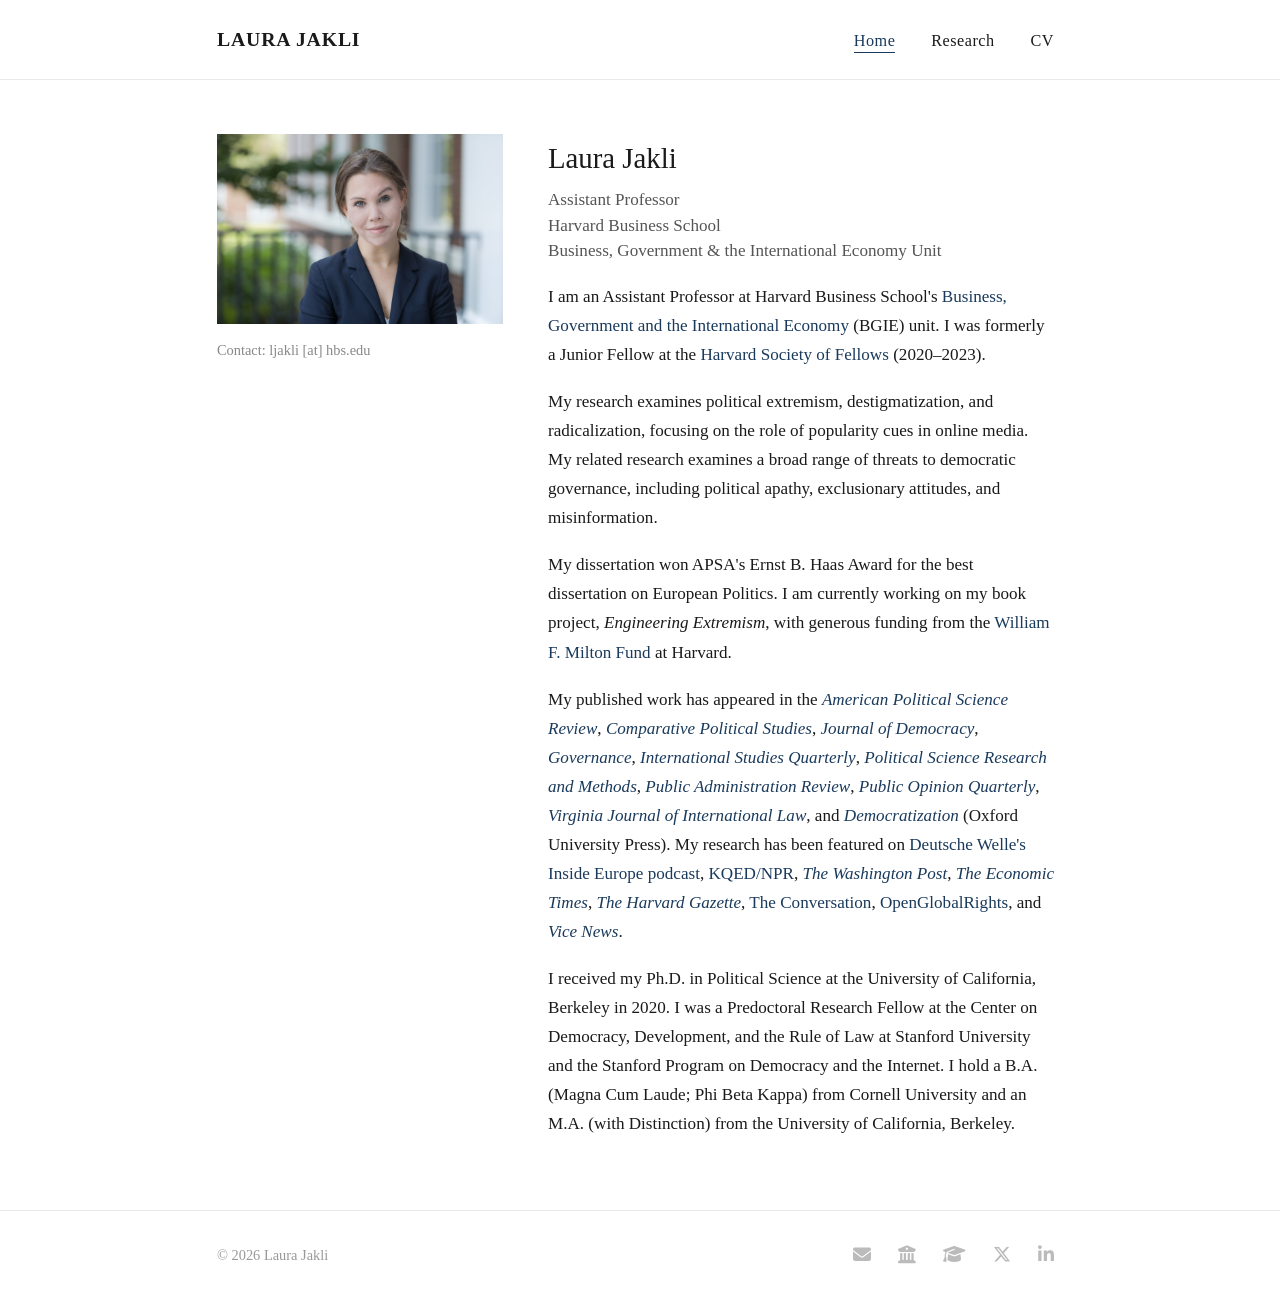
<file: index.html>
<!DOCTYPE html>
<html lang="en">
<head>
  <meta charset="UTF-8">
  <meta name="viewport" content="width=device-width, initial-scale=1.0">
  <meta http-equiv="Content-Security-Policy" content="default-src 'none'; style-src 'self' https://cdnjs.cloudflare.com; font-src https://cdnjs.cloudflare.com; img-src 'self'; base-uri 'self'; form-action 'none'">
  <meta name="description" content="Laura Jakli — Assistant Professor at Harvard Business School, BGIE unit. Political scientist studying extremism, destigmatization, and democratic governance.">
  <title>Laura Jakli</title>
  <link rel="stylesheet" href="assets/css/style.css">
  <link rel="stylesheet" href="https://cdnjs.cloudflare.com/ajax/libs/font-awesome/6.5.1/css/all.min.css" integrity="sha384-t1nt8BQoYMLFN5p42tRAtuAAFQaCQODekUVeKKZrEnEyp4H2R0RHFz0KWpmj7i8g" crossorigin="anonymous">
</head>
<body>

  <nav>
    <div class="container">
      <a class="nav-name" href="index.html">Laura Jakli</a>
      <ul class="nav-links">
        <li><a href="index.html" class="active">Home</a></li>
        <li><a href="research.html">Research</a></li>
        <li><a href="cv.html">CV</a></li>
      </ul>
    </div>
  </nav>

  <main>
    <section class="section">
      <div class="container">
        <div class="bio-grid">
          <div class="bio-photo-col">
            <img class="bio-photo" src="assets/images/Jakli_HBSheadshot.jpg" alt="Laura Jakli">
            <p class="bio-contact">Contact: ljakli [at] hbs.edu</p>
          </div>
          <div class="bio-text">
            <h1 class="bio-name">Laura Jakli</h1>
            <p class="bio-affiliation">
              Assistant Professor<br>
              Harvard Business School<br>
              Business, Government &amp; the International Economy Unit
            </p>
            <p>I am an Assistant Professor at Harvard Business School's
              <a href="https://www.hbs.edu/faculty/Pages/profile.aspx?facId=1309486" target="_blank" rel="noopener">Business, Government and the International Economy</a>
              (BGIE) unit. I was formerly a Junior Fellow at the
              <a href="https://socfell.fas.harvard.edu/" target="_blank" rel="noopener">Harvard Society of Fellows</a>
              (2020–2023).</p>
            <p>My research examines political extremism, destigmatization, and radicalization,
              focusing on the role of popularity cues in online media. My related research
              examines a broad range of threats to democratic governance, including political
              apathy, exclusionary attitudes, and misinformation.</p>
            <p>My dissertation won APSA's Ernst B. Haas Award for the best dissertation on
              European Politics. I am currently working on my book project,
              <em>Engineering Extremism</em>, with generous funding from the
              <a href="https://research.harvard.edu/funding-overview/internal-funding/the-william-f-milton-fund/" target="_blank" rel="noopener">William F. Milton Fund</a>
              at Harvard.</p>
            <p>My published work has appeared in the
              <a href="https://www.cambridge.org/core/journals/american-political-science-review/article/fundraising-for-stigmatized-groups-a-text-message-donation-experiment/0EF85906C9D9C31313CF2E9BBF6F56F3" target="_blank" rel="noopener"><em>American Political Science Review</em></a>,
              <a href="https://doi.org/10.1177/00104140241312093" target="_blank" rel="noopener"><em>Comparative Political Studies</em></a>,
              <a href="https://muse.jhu.edu/pub/1/article/922834" target="_blank" rel="noopener"><em>Journal of Democracy</em></a>,
              <a href="https://onlinelibrary.wiley.com/doi/epdf/10.1111/gove.12497" target="_blank" rel="noopener"><em>Governance</em></a>,
              <a href="https://academic.oup.com/isq/article/62/3/671/5076384" target="_blank" rel="noopener"><em>International Studies Quarterly</em></a>,
              <a href="https://www.cambridge.org/core/journals/political-science-research-and-methods/article/analyzing-the-impact-of-events-through-surveys-formalizing-biases-and-introducing-the-dual-randomized-survey-design/EA2C40CFA80A123ED322E3819C80E555" target="_blank" rel="noopener"><em>Political Science Research and Methods</em></a>,
              <a href="https://onlinelibrary.wiley.com/doi/10.1111/puar.13437" target="_blank" rel="noopener"><em>Public Administration Review</em></a>,
              <a href="https://doi.org/10.1093/poq/nfac054" target="_blank" rel="noopener"><em>Public Opinion Quarterly</em></a>,
              <a href="https://vjilorg.files.wordpress.com/2018/09/carlson-jakli-linos_-proof.pdf" target="_blank" rel="noopener"><em>Virginia Journal of International Law</em></a>,
              and <a href="https://global.oup.com/ukhe/product/democratization-9780198732280?lang=en&cc=us" target="_blank" rel="noopener"><em>Democratization</em></a>
              (Oxford University Press). My research has been featured on
              <a href="https://pod.link/insideeurope/episode/51772316b906c4eacca9e8124543c427" target="_blank" rel="noopener">Deutsche Welle's Inside Europe podcast</a>,
              <a href="https://www.kqed.org/news/11703717/how-social-media-echo-chambers-drown-out-the-voices-in-the-middle" target="_blank" rel="noopener">KQED/NPR</a>,
              <a href="https://www.washingtonpost.com/news/monkey-cage/wp/2018/08/14/anti-immigrant-nationalists-won-a-victory-at-the-e-u-heres-what-we-can-expect-migrants-to-do-in-response/" target="_blank" rel="noopener"><em>The Washington Post</em></a>,
              <a href="https://economictimes.indiatimes.com/news/et-evoke/far-right-groups-are-growing-in-europe-and-the-us-from-consumer-decision-making-to-boycotts-polarisation-poses-corporate-risks-laura-jakli/articleshow/103256319.cms" target="_blank" rel="noopener"><em>The Economic Times</em></a>,
              <a href="https://news.harvard.edu/gazette/story/2025/05/when-foreign-governments-took-aim-at-universities/" target="_blank" rel="noopener"><em>The Harvard Gazette</em></a>,
              <a href="https://theconversation.com/to-get-people-the-help-they-need-from-the-government-postcards-may-be-the-answer-172833" target="_blank" rel="noopener">The Conversation</a>,
              <a href="https://www.openglobalrights.org/to-maximize-donations-emphasize-needs-not-rights/?lang=English" target="_blank" rel="noopener">OpenGlobalRights</a>,
              and <a href="https://www.vice.com/en/article/xy99q3/the-awkward-links-between-a-trump-aide-and-hungarian-nazis" target="_blank" rel="noopener"><em>Vice News</em></a>.</p>
            <p>I received my Ph.D. in Political Science at the University of California, Berkeley
              in 2020. I was a Predoctoral Research Fellow at the Center on Democracy, Development,
              and the Rule of Law at Stanford University and the Stanford Program on Democracy and
              the Internet. I hold a B.A. (Magna Cum Laude; Phi Beta Kappa) from Cornell University
              and an M.A. (with Distinction) from the University of California, Berkeley.</p>
          </div>
        </div>
      </div>
    </section>

  </main>

  <footer>
    <div class="container">
      <span class="footer-copy">© 2026 Laura Jakli</span>
      <div class="footer-links">
        <a href="mailto:ljakli@hbs.edu" aria-label="Email" title="Email"><i class="fa-solid fa-envelope"></i></a>
        <a href="https://www.hbs.edu/faculty/Pages/profile.aspx?facId=1309486" target="_blank" rel="noopener" aria-label="HBS Profile" title="HBS Profile"><i class="fa-solid fa-building-columns"></i></a>
        <a href="https://scholar.google.com/citations?user=b0cfKD4AAAAJ&amp;hl=en" target="_blank" rel="noopener" aria-label="Google Scholar" title="Google Scholar"><i class="fa-solid fa-graduation-cap"></i></a>
        <a href="https://twitter.com/laurajakli" target="_blank" rel="noopener" aria-label="Twitter / X" title="Twitter / X"><i class="fa-brands fa-x-twitter"></i></a>
        <a href="https://www.linkedin.com/in/laurajakli/" target="_blank" rel="noopener" aria-label="LinkedIn" title="LinkedIn"><i class="fa-brands fa-linkedin-in"></i></a>
      </div>
    </div>
  </footer>

</body>
</html>
</file>
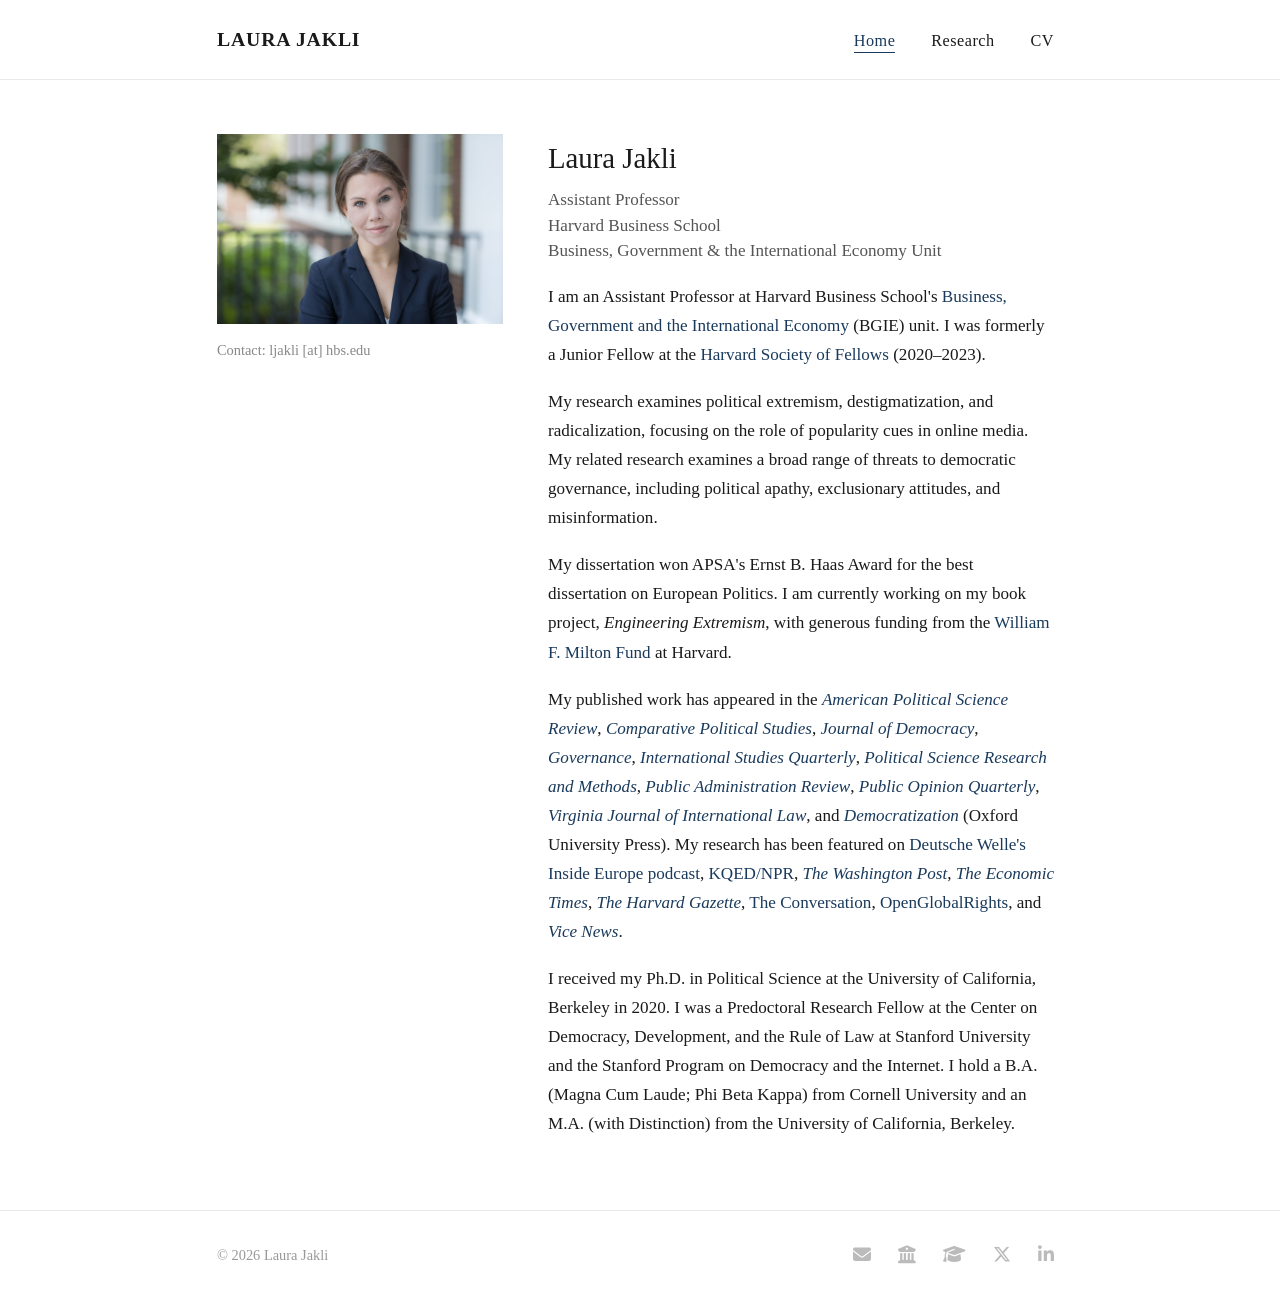
<file: contact.html>
<!DOCTYPE html>
<html lang="en">
<head>
  <meta charset="UTF-8">
  <meta http-equiv="refresh" content="0; url=/">
  <link rel="canonical" href="https://laurajakli.com/">
  <title>Redirecting…</title>
</head>
<body>
  <p>This page has moved. <a href="/">Click here if you are not redirected.</a></p>
</body>
</html>
</file>
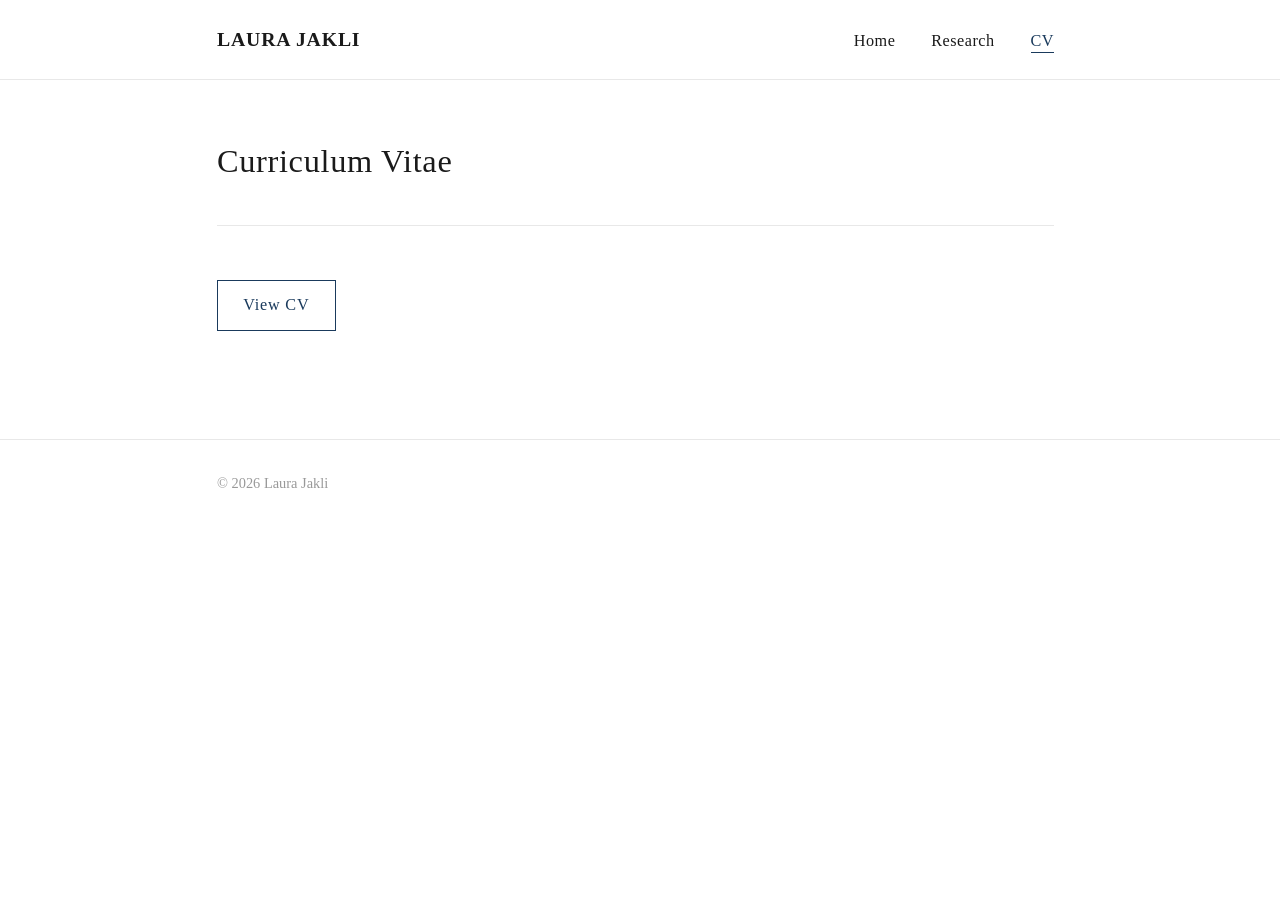
<file: curriculum-vitae.html>
<!DOCTYPE html>
<html lang="en">
<head>
  <meta charset="UTF-8">
  <meta http-equiv="refresh" content="0; url=/cv.html">
  <link rel="canonical" href="https://laurajakli.com/cv.html">
  <title>Redirecting…</title>
</head>
<body>
  <p>This page has moved. <a href="/cv.html">Click here if you are not redirected.</a></p>
</body>
</html>
</file>
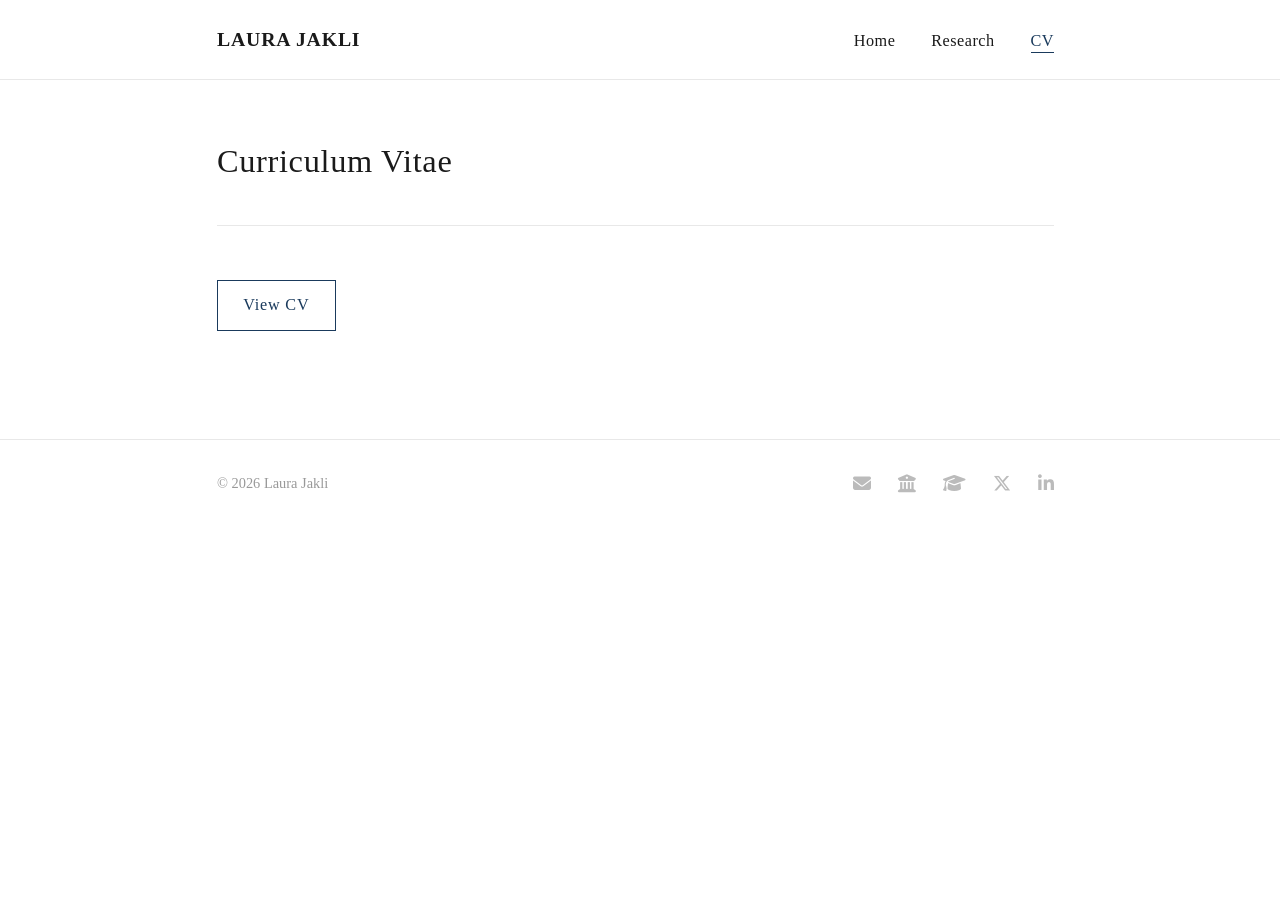
<file: cv.html>
<!DOCTYPE html>
<html lang="en">
<head>
  <meta charset="UTF-8">
  <meta name="viewport" content="width=device-width, initial-scale=1.0">
  <meta http-equiv="Content-Security-Policy" content="default-src 'none'; style-src 'self' https://cdnjs.cloudflare.com; font-src https://cdnjs.cloudflare.com; img-src 'self'; base-uri 'self'; form-action 'none'">
  <meta name="description" content="Curriculum Vitae of Laura Jakli, Assistant Professor at Harvard Business School.">
  <title>CV — Laura Jakli</title>
  <link rel="stylesheet" href="assets/css/style.css">
  <link rel="stylesheet" href="https://cdnjs.cloudflare.com/ajax/libs/font-awesome/6.5.1/css/all.min.css" integrity="sha384-t1nt8BQoYMLFN5p42tRAtuAAFQaCQODekUVeKKZrEnEyp4H2R0RHFz0KWpmj7i8g" crossorigin="anonymous">
</head>
<body>

  <nav>
    <div class="container">
      <a class="nav-name" href="index.html">Laura Jakli</a>
      <ul class="nav-links">
        <li><a href="index.html">Home</a></li>
        <li><a href="research.html">Research</a></li>
        <li><a href="cv.html" class="active">CV</a></li>
      </ul>
    </div>
  </nav>

  <main>
    <div class="container">
      <div class="page-header">
        <h1>Curriculum Vitae</h1>
      </div>

      <section class="section">
        <a class="cv-download" href="https://www.dropbox.com/scl/fi/va0av5sckbz2pggd4efsr/LJakli_CV2026.pdf?rlkey=b10inzfp0b7agmfe0c7wl4hj2&dl=0" target="_blank" rel="noopener">View CV</a>
      </section>
    </div>
  </main>

  <footer>
    <div class="container">
      <span class="footer-copy">© 2026 Laura Jakli</span>
      <div class="footer-links">
        <a href="mailto:ljakli@hbs.edu" aria-label="Email" title="Email"><i class="fa-solid fa-envelope"></i></a>
        <a href="https://www.hbs.edu/faculty/Pages/profile.aspx?facId=1309486" target="_blank" rel="noopener" aria-label="HBS Profile" title="HBS Profile"><i class="fa-solid fa-building-columns"></i></a>
        <a href="https://scholar.google.com/citations?user=b0cfKD4AAAAJ&amp;hl=en" target="_blank" rel="noopener" aria-label="Google Scholar" title="Google Scholar"><i class="fa-solid fa-graduation-cap"></i></a>
        <a href="https://twitter.com/laurajakli" target="_blank" rel="noopener" aria-label="Twitter / X" title="Twitter / X"><i class="fa-brands fa-x-twitter"></i></a>
        <a href="https://www.linkedin.com/in/laurajakli/" target="_blank" rel="noopener" aria-label="LinkedIn" title="LinkedIn"><i class="fa-brands fa-linkedin-in"></i></a>
      </div>
    </div>
  </footer>

</body>
</html>
</file>
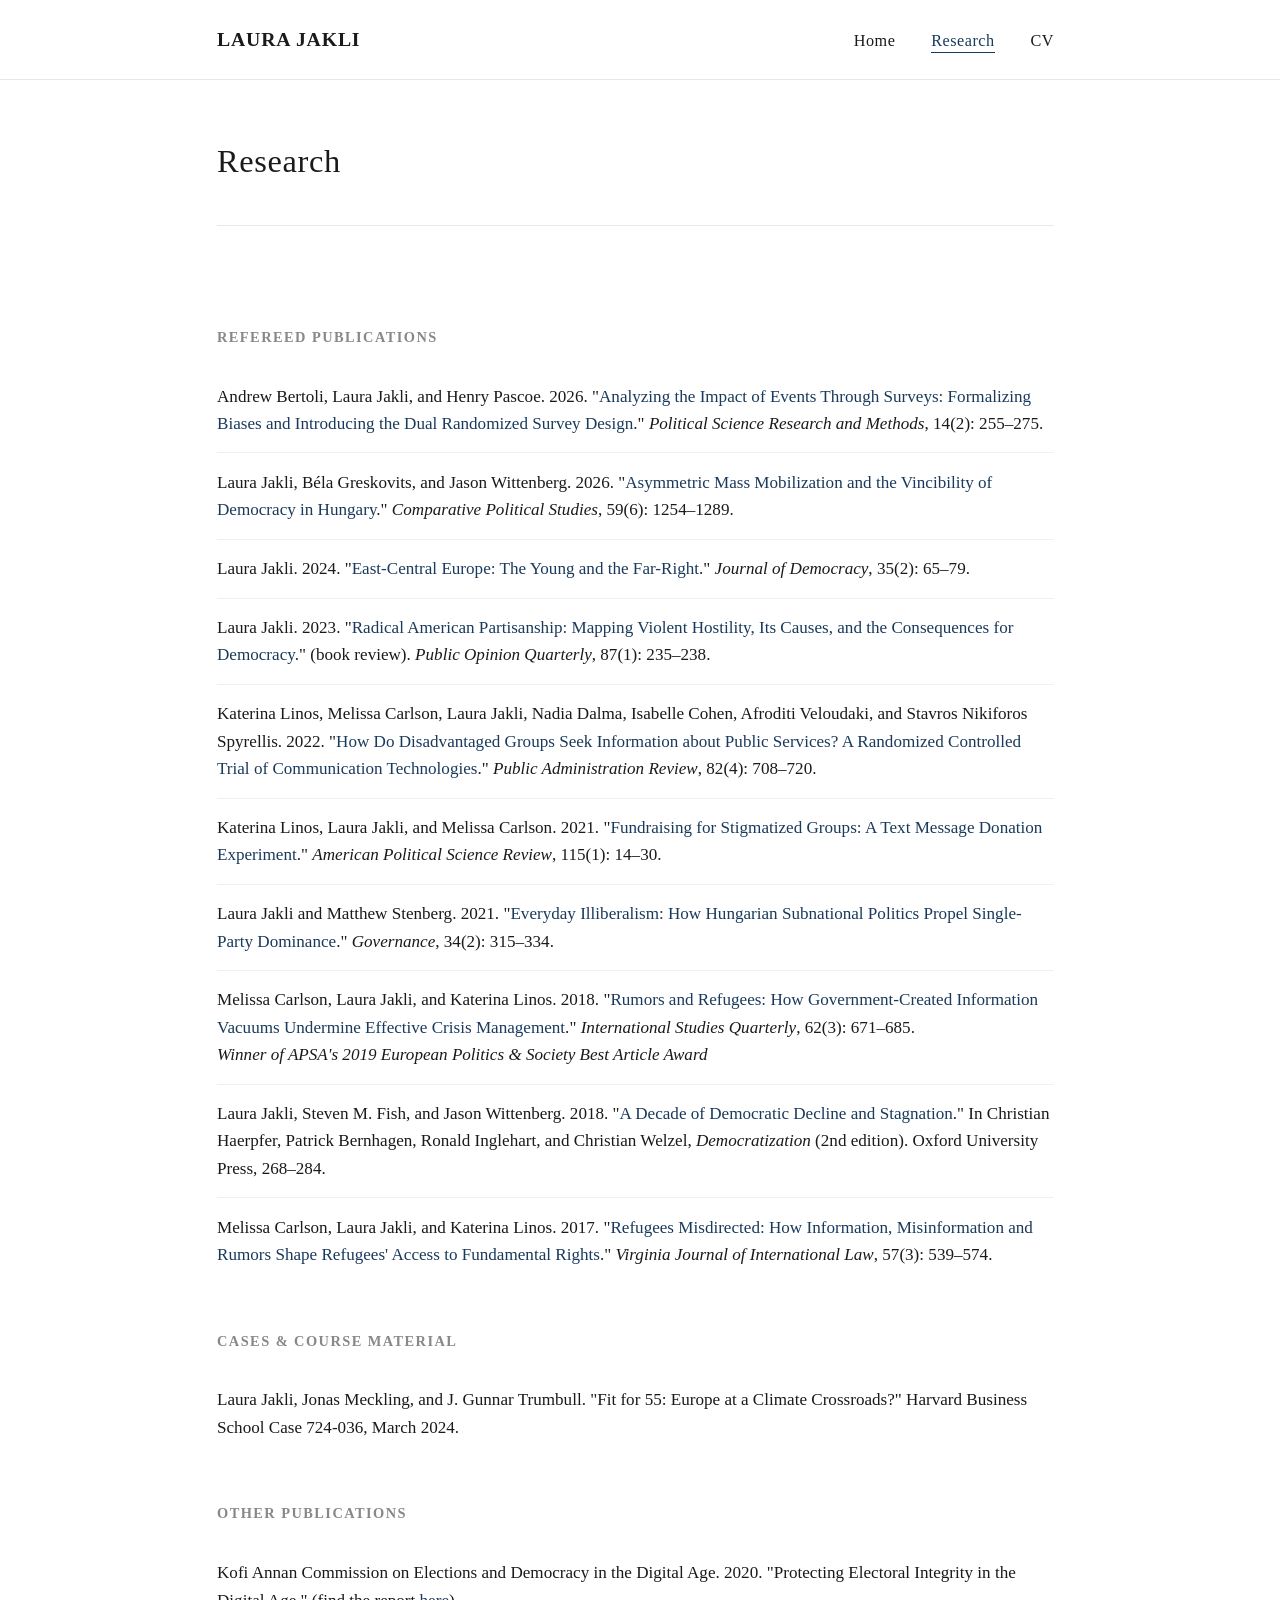
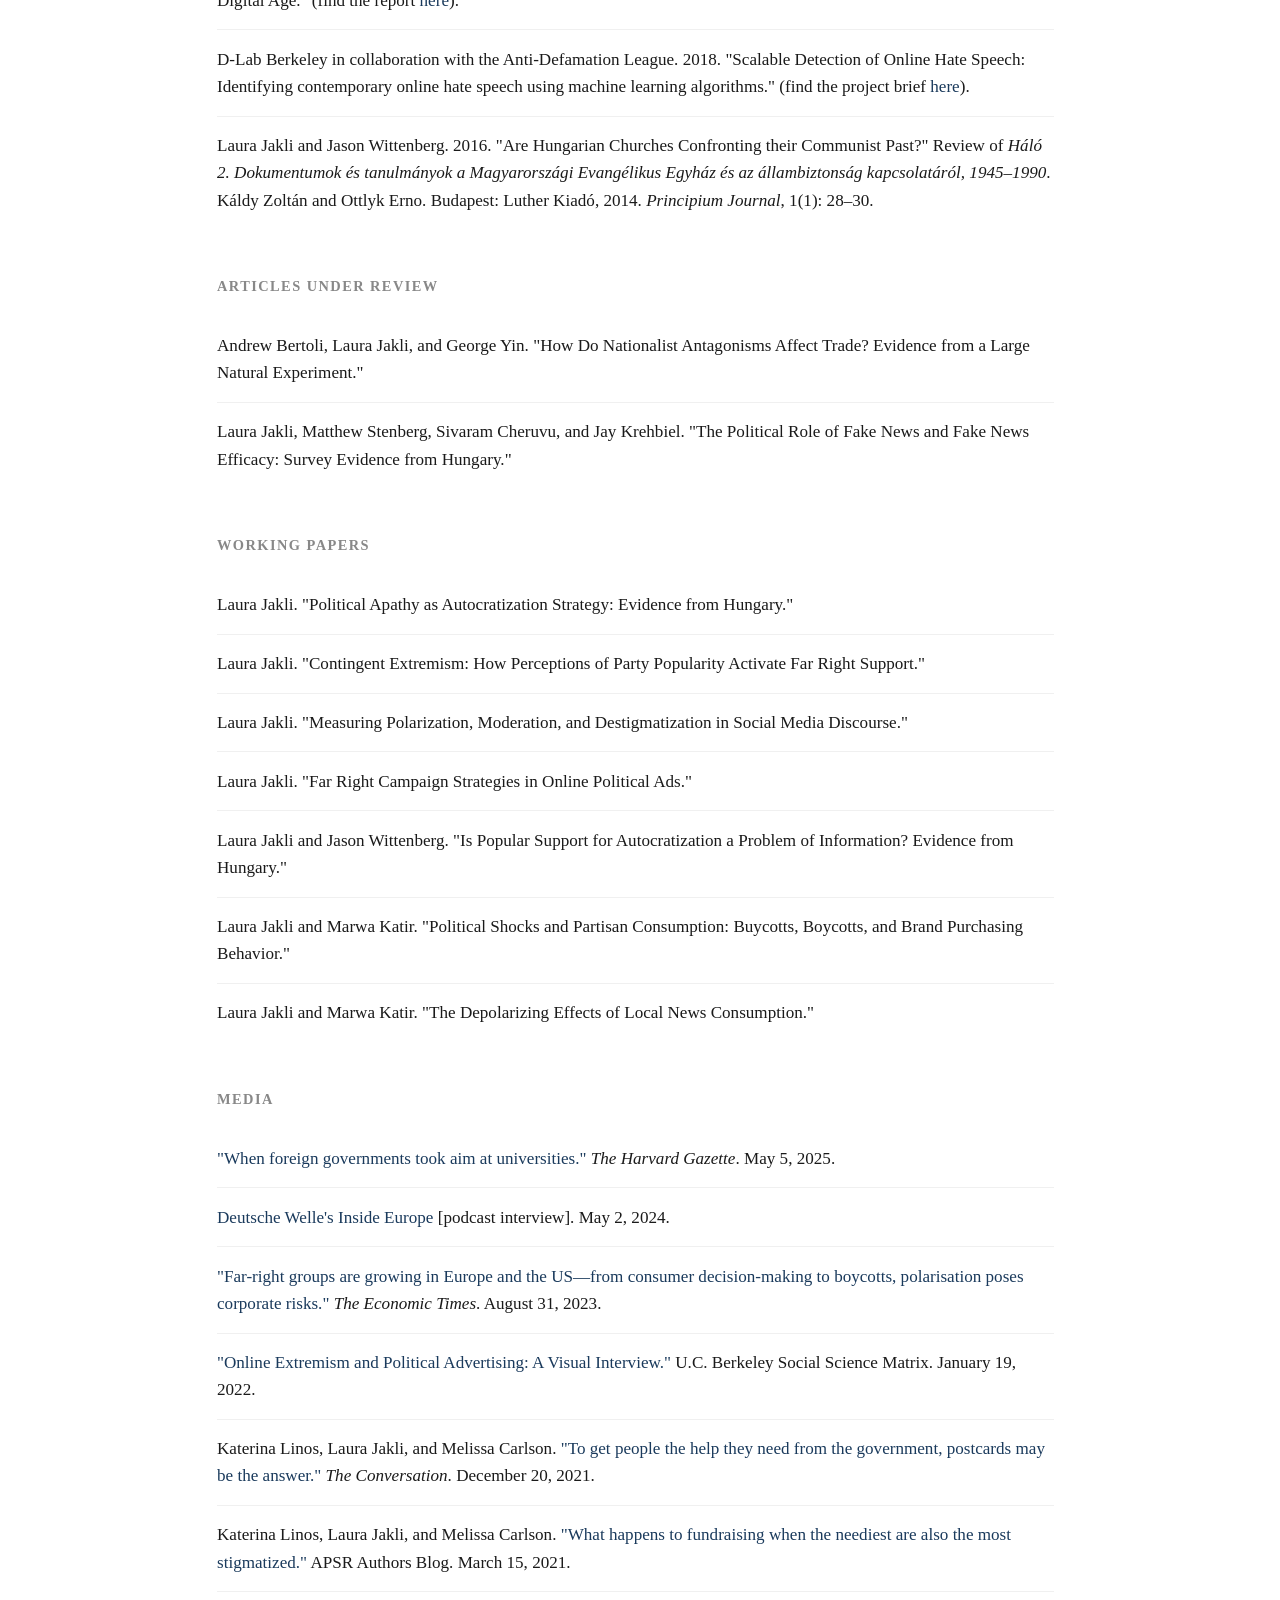
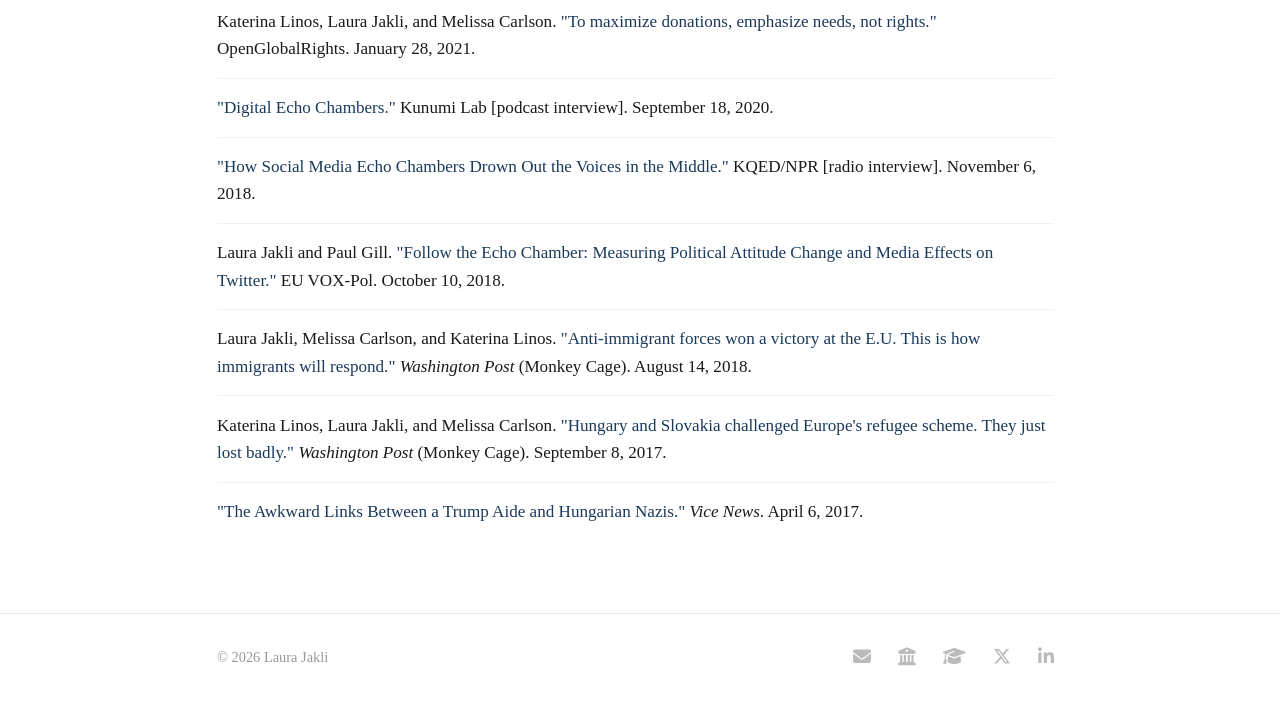
<file: research.html>
<!DOCTYPE html>
<html lang="en">
<head>
  <meta charset="UTF-8">
  <meta name="viewport" content="width=device-width, initial-scale=1.0">
  <meta http-equiv="Content-Security-Policy" content="default-src 'none'; style-src 'self' https://cdnjs.cloudflare.com; font-src https://cdnjs.cloudflare.com; img-src 'self'; base-uri 'self'; form-action 'none'">
  <meta name="description" content="Publications by Laura Jakli — research in political extremism, radicalization, and democratic governance. Articles in APSR, CPS, Journal of Democracy, and more.">
  <title>Research — Laura Jakli</title>
  <link rel="stylesheet" href="assets/css/style.css">
  <link rel="stylesheet" href="https://cdnjs.cloudflare.com/ajax/libs/font-awesome/6.5.1/css/all.min.css" integrity="sha384-t1nt8BQoYMLFN5p42tRAtuAAFQaCQODekUVeKKZrEnEyp4H2R0RHFz0KWpmj7i8g" crossorigin="anonymous">
</head>
<body>

  <nav>
    <div class="container">
      <a class="nav-name" href="index.html">Laura Jakli</a>
      <ul class="nav-links">
        <li><a href="index.html">Home</a></li>
        <li><a href="research.html" class="active">Research</a></li>
        <li><a href="cv.html">CV</a></li>
      </ul>
    </div>
  </nav>

  <main>
    <div class="container">
      <div class="page-header">
        <h1>Research</h1>
      </div>

      <section class="section">

        <h2 class="pub-section-title">Refereed Publications</h2>
        <ul class="pub-list">
          <li>Andrew Bertoli, Laura Jakli, and Henry Pascoe. 2026. "<a href="https://www.cambridge.org/core/journals/political-science-research-and-methods/article/analyzing-the-impact-of-events-through-surveys-formalizing-biases-and-introducing-the-dual-randomized-survey-design/EA2C40CFA80A123ED322E3819C80E555" target="_blank" rel="noopener">Analyzing the Impact of Events Through Surveys: Formalizing Biases and Introducing the Dual Randomized Survey Design</a>." <em>Political Science Research and Methods</em>, 14(2): 255–275.</li>
          <li>Laura Jakli, Béla Greskovits, and Jason Wittenberg. 2026. "<a href="https://doi.org/10.1177/00104140241312093" target="_blank" rel="noopener">Asymmetric Mass Mobilization and the Vincibility of Democracy in Hungary</a>." <em>Comparative Political Studies</em>, 59(6): 1254–1289.</li>
          <li>Laura Jakli. 2024. "<a href="https://muse.jhu.edu/pub/1/article/922834" target="_blank" rel="noopener">East-Central Europe: The Young and the Far-Right</a>." <em>Journal of Democracy</em>, 35(2): 65–79.</li>
          <li>Laura Jakli. 2023. "<a href="https://academic.oup.com/poq/article-abstract/87/1/235/7044720" target="_blank" rel="noopener">Radical American Partisanship: Mapping Violent Hostility, Its Causes, and the Consequences for Democracy</a>." (book review). <em>Public Opinion Quarterly</em>, 87(1): 235–238.</li>
          <li>Katerina Linos, Melissa Carlson, Laura Jakli, Nadia Dalma, Isabelle Cohen, Afroditi Veloudaki, and Stavros Nikiforos Spyrellis. 2022. "<a href="https://onlinelibrary.wiley.com/doi/10.1111/puar.13437" target="_blank" rel="noopener">How Do Disadvantaged Groups Seek Information about Public Services? A Randomized Controlled Trial of Communication Technologies</a>." <em>Public Administration Review</em>, 82(4): 708–720.</li>
          <li>Katerina Linos, Laura Jakli, and Melissa Carlson. 2021. "<a href="https://www.cambridge.org/core/journals/american-political-science-review/article/fundraising-for-stigmatized-groups-a-text-message-donation-experiment/0EF85906C9D9C31313CF2E9BBF6F56F3" target="_blank" rel="noopener">Fundraising for Stigmatized Groups: A Text Message Donation Experiment</a>." <em>American Political Science Review</em>, 115(1): 14–30.</li>
          <li>Laura Jakli and Matthew Stenberg. 2021. "<a href="https://onlinelibrary.wiley.com/doi/abs/10.1111/gove.12497" target="_blank" rel="noopener">Everyday Illiberalism: How Hungarian Subnational Politics Propel Single-Party Dominance</a>." <em>Governance</em>, 34(2): 315–334.</li>
          <li>Melissa Carlson, Laura Jakli, and Katerina Linos. 2018. "<a href="https://academic.oup.com/isq/article/62/3/671/5076384" target="_blank" rel="noopener">Rumors and Refugees: How Government-Created Information Vacuums Undermine Effective Crisis Management</a>." <em>International Studies Quarterly</em>, 62(3): 671–685.<br><em>Winner of APSA's 2019 European Politics &amp; Society Best Article Award</em></li>
          <li>Laura Jakli, Steven M. Fish, and Jason Wittenberg. 2018. "<a href="https://www.jasonwittenberg.org/wp-content/uploads/2018/09/JFW-Chap18-Uncorr-Page-Proofs.pdf" target="_blank" rel="noopener">A Decade of Democratic Decline and Stagnation</a>." In Christian Haerpfer, Patrick Bernhagen, Ronald Inglehart, and Christian Welzel, <em>Democratization</em> (2nd edition). Oxford University Press, 268–284.</li>
          <li>Melissa Carlson, Laura Jakli, and Katerina Linos. 2017. "<a href="https://static1.squarespace.com/static/5f0a3654a47d231c00ccd14f/t/5f3fecb93cf65869c3698512/1598024892670/carlson-jakli-linos_-proof.pdf" target="_blank" rel="noopener">Refugees Misdirected: How Information, Misinformation and Rumors Shape Refugees' Access to Fundamental Rights</a>." <em>Virginia Journal of International Law</em>, 57(3): 539–574.</li>
        </ul>

        <h2 class="pub-section-title">Cases &amp; Course Material</h2>
        <ul class="pub-list">
          <li>Laura Jakli, Jonas Meckling, and J. Gunnar Trumbull. "Fit for 55: Europe at a Climate Crossroads?" Harvard Business School Case 724-036, March 2024.</li>
        </ul>

        <h2 class="pub-section-title">Other Publications</h2>
        <ul class="pub-list">
          <li>Kofi Annan Commission on Elections and Democracy in the Digital Age. 2020. "Protecting Electoral Integrity in the Digital Age." (find the report <a href="https://www.kofiannanfoundation.org/wp-content/uploads/2024/04/Kofi-Annan-Commission-on-Elections-and-Democracy-in-the-Digital-Age-report-2020-english.pdf" target="_blank" rel="noopener">here</a>).</li>
          <li>D-Lab Berkeley in collaboration with the Anti-Defamation League. 2018. "Scalable Detection of Online Hate Speech: Identifying contemporary online hate speech using machine learning algorithms." (find the project brief <a href="https://www.adl.org/sites/default/files/Online%20Hate%20Index%20Innovation%20Brief_Digital_v2.pdf" target="_blank" rel="noopener">here</a>).</li>
          <li>Laura Jakli and Jason Wittenberg. 2016. "Are Hungarian Churches Confronting their Communist Past?" Review of <em>Háló 2. Dokumentumok és tanulmányok a Magyarországi Evangélikus Egyház és az állambiztonság kapcsolatáról, 1945–1990</em>. Káldy Zoltán and Ottlyk Erno. Budapest: Luther Kiadó, 2014. <em>Principium Journal</em>, 1(1): 28–30.</li>
        </ul>

        <h2 class="pub-section-title">Articles Under Review</h2>
        <ul class="pub-list">
          <li>Andrew Bertoli, Laura Jakli, and George Yin. "How Do Nationalist Antagonisms Affect Trade? Evidence from a Large Natural Experiment."</li>
          <li>Laura Jakli, Matthew Stenberg, Sivaram Cheruvu, and Jay Krehbiel. "The Political Role of Fake News and Fake News Efficacy: Survey Evidence from Hungary."</li>
        </ul>

        <h2 class="pub-section-title">Working Papers</h2>
        <ul class="pub-list">
          <li>Laura Jakli. "Political Apathy as Autocratization Strategy: Evidence from Hungary."</li>
          <li>Laura Jakli. "Contingent Extremism: How Perceptions of Party Popularity Activate Far Right Support."</li>
          <li>Laura Jakli. "Measuring Polarization, Moderation, and Destigmatization in Social Media Discourse."</li>
          <li>Laura Jakli. "Far Right Campaign Strategies in Online Political Ads."</li>
          <li>Laura Jakli and Jason Wittenberg. "Is Popular Support for Autocratization a Problem of Information? Evidence from Hungary."</li>
          <li>Laura Jakli and Marwa Katir. "Political Shocks and Partisan Consumption: Buycotts, Boycotts, and Brand Purchasing Behavior."</li>
          <li>Laura Jakli and Marwa Katir. "The Depolarizing Effects of Local News Consumption."</li>
        </ul>

        <h2 class="pub-section-title">Media</h2>
        <ul class="pub-list">
          <li><a href="https://news.harvard.edu/gazette/story/2025/05/when-foreign-governments-took-aim-at-universities/" target="_blank" rel="noopener">"When foreign governments took aim at universities."</a> <em>The Harvard Gazette</em>. May 5, 2025.</li>
          <li><a href="https://pod.link/insideeurope/episode/51772316b906c4eacca9e8124543c427" target="_blank" rel="noopener">Deutsche Welle's Inside Europe</a> [podcast interview]. May 2, 2024.</li>
          <li><a href="https://economictimes.indiatimes.com/news/et-evoke/far-right-groups-are-growing-in-europe-and-the-us-from-consumer-decision-making-to-boycotts-polarisation-poses-corporate-risks-laura-jakli/articleshow/103256319.cms" target="_blank" rel="noopener">"Far-right groups are growing in Europe and the US—from consumer decision-making to boycotts, polarisation poses corporate risks."</a> <em>The Economic Times</em>. August 31, 2023.</li>
          <li><a href="https://matrix.berkeley.edu/research-article/online-extremism-and-political-advertising-a-visual-interview-with-laura-jakli/" target="_blank" rel="noopener">"Online Extremism and Political Advertising: A Visual Interview."</a> U.C. Berkeley Social Science Matrix. January 19, 2022.</li>
          <li>Katerina Linos, Laura Jakli, and Melissa Carlson. <a href="https://theconversation.com/to-get-people-the-help-they-need-from-the-government-postcards-may-be-the-answer-172833" target="_blank" rel="noopener">"To get people the help they need from the government, postcards may be the answer."</a> <em>The Conversation</em>. December 20, 2021.</li>
          <li>Katerina Linos, Laura Jakli, and Melissa Carlson. <a href="https://www.cambridge.org/core/blog/2021/03/15/what-happens-to-fundraising-when-the-neediest-are-also-the-most-stigmatized/" target="_blank" rel="noopener">"What happens to fundraising when the neediest are also the most stigmatized."</a> APSR Authors Blog. March 15, 2021.</li>
          <li>Katerina Linos, Laura Jakli, and Melissa Carlson. <a href="https://www.openglobalrights.org/to-maximize-donations-emphasize-needs-not-rights/?lang=English" target="_blank" rel="noopener">"To maximize donations, emphasize needs, not rights."</a> OpenGlobalRights. January 28, 2021.</li>
          <li><a href="https://www.amazon.com/Volume-Podcast/dp/B08K59RLTN" target="_blank" rel="noopener">"Digital Echo Chambers."</a> Kunumi Lab [podcast interview]. September 18, 2020.</li>
          <li><a href="https://www.kqed.org/news/11703717/how-social-media-echo-chambers-drown-out-the-voices-in-the-middle" target="_blank" rel="noopener">"How Social Media Echo Chambers Drown Out the Voices in the Middle."</a> KQED/NPR [radio interview]. November 6, 2018.</li>
          <li>Laura Jakli and Paul Gill. <a href="https://voxpol.eu/follow-the-echo-chamber-measuring-political-attitude-change-and-media-effects-on-twitter/" target="_blank" rel="noopener">"Follow the Echo Chamber: Measuring Political Attitude Change and Media Effects on Twitter."</a> EU VOX-Pol. October 10, 2018.</li>
          <li>Laura Jakli, Melissa Carlson, and Katerina Linos. <a href="https://www.washingtonpost.com/news/monkey-cage/wp/2018/08/14/anti-immigrant-nationalists-won-a-victory-at-the-e-u-heres-what-we-can-expect-migrants-to-do-in-response/" target="_blank" rel="noopener">"Anti-immigrant forces won a victory at the E.U. This is how immigrants will respond."</a> <em>Washington Post</em> (Monkey Cage). August 14, 2018.</li>
          <li>Katerina Linos, Laura Jakli, and Melissa Carlson. <a href="https://www.washingtonpost.com/news/monkey-cage/wp/2017/09/08/hungary-and-slovenia-challenged-europes-refugee-scheme-they-just-lost-badly/" target="_blank" rel="noopener">"Hungary and Slovakia challenged Europe's refugee scheme. They just lost badly."</a> <em>Washington Post</em> (Monkey Cage). September 8, 2017.</li>
          <li><a href="https://www.vice.com/en/article/the-awkward-links-between-a-trump-aide-and-hungarian-nazis/" target="_blank" rel="noopener">"The Awkward Links Between a Trump Aide and Hungarian Nazis."</a> <em>Vice News</em>. April 6, 2017.</li>
        </ul>

      </section>
    </div>
  </main>

  <footer>
    <div class="container">
      <span class="footer-copy">© 2026 Laura Jakli</span>
      <div class="footer-links">
        <a href="mailto:ljakli@hbs.edu" aria-label="Email" title="Email"><i class="fa-solid fa-envelope"></i></a>
        <a href="https://www.hbs.edu/faculty/Pages/profile.aspx?facId=1309486" target="_blank" rel="noopener" aria-label="HBS Profile" title="HBS Profile"><i class="fa-solid fa-building-columns"></i></a>
        <a href="https://scholar.google.com/citations?user=b0cfKD4AAAAJ&amp;hl=en" target="_blank" rel="noopener" aria-label="Google Scholar" title="Google Scholar"><i class="fa-solid fa-graduation-cap"></i></a>
        <a href="https://twitter.com/laurajakli" target="_blank" rel="noopener" aria-label="Twitter / X" title="Twitter / X"><i class="fa-brands fa-x-twitter"></i></a>
        <a href="https://www.linkedin.com/in/laurajakli/" target="_blank" rel="noopener" aria-label="LinkedIn" title="LinkedIn"><i class="fa-brands fa-linkedin-in"></i></a>
      </div>
    </div>
  </footer>

</body>
</html>
</file>
<file: assets/css/style.css>
/* === Reset & Base === */
*, *::before, *::after {
  box-sizing: border-box;
  margin: 0;
  padding: 0;
}

html {
  font-size: 18px;
  scroll-behavior: smooth;
}

body {
  font-family: Georgia, 'Times New Roman', serif;
  color: #1a1a1a;
  background: #ffffff;
  line-height: 1.7;
}

a {
  color: #1a3a5c;
  text-decoration: none;
}

a:hover {
  text-decoration: underline;
}

/* === Layout === */
.container {
  max-width: 900px;
  margin: 0 auto;
  padding: 0 2rem 0 1.5rem;
}

/* === Navigation === */
nav {
  border-bottom: 1px solid #e8e8e8;
  padding: 1.25rem 0;
}

nav .container {
  display: flex;
  align-items: baseline;
  justify-content: space-between;
}

.nav-name {
  font-size: 1.1rem;
  font-weight: bold;
  letter-spacing: 0.04em;
  color: #1a1a1a;
  text-transform: uppercase;
  text-decoration: none;
}

.nav-links {
  list-style: none;
  display: flex;
  gap: 2rem;
}

.nav-links a {
  font-size: 0.9rem;
  color: #1a1a1a;
  letter-spacing: 0.03em;
}

.nav-links a:hover,
.nav-links a.active {
  color: #1a3a5c;
  text-decoration: none;
  padding-bottom: 2px;
  border-bottom: 1px solid #1a3a5c;
}

/* === Page Sections === */
.section {
  padding: 3rem 0;
  border-bottom: 1px solid #e8e8e8;
}

.section:last-of-type {
  border-bottom: none;
}

.section-title {
  font-size: 0.85rem;
  letter-spacing: 0.1em;
  text-transform: uppercase;
  color: #888;
  margin-bottom: 1.5rem;
}

/* === Bio Section === */
.bio-grid {
  display: grid;
  grid-template-columns: 286px 1fr;
  gap: 2.5rem;
  align-items: start;
}

.bio-photo {
  width: 100%;
  display: block;
}

.bio-name {
  font-size: 1.6rem;
  font-weight: normal;
  margin-bottom: 0.25rem;
}

.bio-contact {
  font-size: 0.8rem;
  color: #888;
  margin-top: 0.75rem;
}

.bio-affiliation {
  font-size: 0.9rem;
  color: #555;
  margin-bottom: 1.5rem;
  line-height: 1.5;
}

.bio-text p {
  margin-bottom: 1rem;
  font-size: 0.95rem;
}

.bio-text p:last-child {
  margin-bottom: 0;
}

/* === Research Interests === */
.research-text {
  font-size: 0.95rem;
  margin-bottom: 1.25rem;
}

.research-topics {
  list-style: none;
}

.research-topics li {
  font-size: 0.95rem;
  padding: 0.2rem 0;
}

.research-topics li::before {
  content: "· ";
  color: #1a3a5c;
}

/* === Footer === */
footer {
  border-top: 1px solid #e8e8e8;
  padding: 1.75rem 0;
  margin-top: 1rem;
}

footer .container {
  display: flex;
  align-items: center;
  justify-content: space-between;
  flex-wrap: wrap;
  gap: 1rem;
}

.footer-copy {
  font-size: 0.8rem;
  color: #999;
}

.footer-links {
  display: flex;
  gap: 1.5rem;
  align-items: center;
}

.footer-links a {
  font-size: 1rem;
  color: #bbb;
  line-height: 1;
}

.footer-links a:hover {
  color: #1a3a5c;
  text-decoration: none;
}

/* === Page Header (non-home pages) === */
.page-header {
  padding: 3rem 0 2rem;
  border-bottom: 1px solid #e8e8e8;
}

.page-header h1 {
  font-size: 1.8rem;
  font-weight: normal;
  letter-spacing: 0.02em;
}

/* === Publications === */
.pub-section-title {
  font-size: 0.8rem;
  letter-spacing: 0.1em;
  text-transform: uppercase;
  color: #888;
  margin: 2.5rem 0 1rem;
}

.pub-list {
  list-style: none;
}

.pub-list li {
  padding: 0.85rem 0;
  border-bottom: 1px solid #f0f0f0;
  font-size: 0.95rem;
  line-height: 1.6;
}

.pub-list li:last-child {
  border-bottom: none;
}

/* === CV Page === */
.cv-download {
  display: inline-block;
  margin-bottom: 2rem;
  padding: 0.6rem 1.4rem;
  border: 1px solid #1a3a5c;
  color: #1a3a5c;
  font-size: 0.9rem;
  letter-spacing: 0.05em;
  font-family: Georgia, serif;
}

.cv-download:hover {
  background: #1a3a5c;
  color: #fff;
  text-decoration: none;
}

/* === Contact === */
.contact-block {
  margin-bottom: 2rem;
}

.contact-block p {
  margin-bottom: 0.4rem;
  font-size: 0.95rem;
}

.social-links {
  display: flex;
  flex-wrap: wrap;
  gap: 0.75rem;
  margin-top: 1.5rem;
}

.social-links a {
  font-size: 0.85rem;
  letter-spacing: 0.04em;
  padding: 0.4rem 1rem;
  border: 1px solid #e8e8e8;
  color: #1a3a5c;
}

.social-links a:hover {
  border-color: #1a3a5c;
  text-decoration: none;
}

/* === Book Placeholder === */
.book-placeholder {
  padding: 4rem 0;
  color: #888;
}

.book-placeholder p {
  font-size: 1.1rem;
}

/* === Responsive === */
@media (max-width: 640px) {
  html { font-size: 16px; }

  nav .container {
    flex-direction: column;
    gap: 0.75rem;
  }

  .nav-links {
    gap: 1.25rem;
  }

  .bio-photo-col {
    text-align: center;
  }

  .bio-grid {
    grid-template-columns: 1fr;
  }

  .bio-photo {
    max-width: 234px;
    display: block;
    margin: 0 auto;
  }

  footer .container {
    flex-direction: column;
    align-items: flex-start;
  }

  .footer-links {
    gap: 1rem;
    flex-wrap: wrap;
  }
}
</file>
